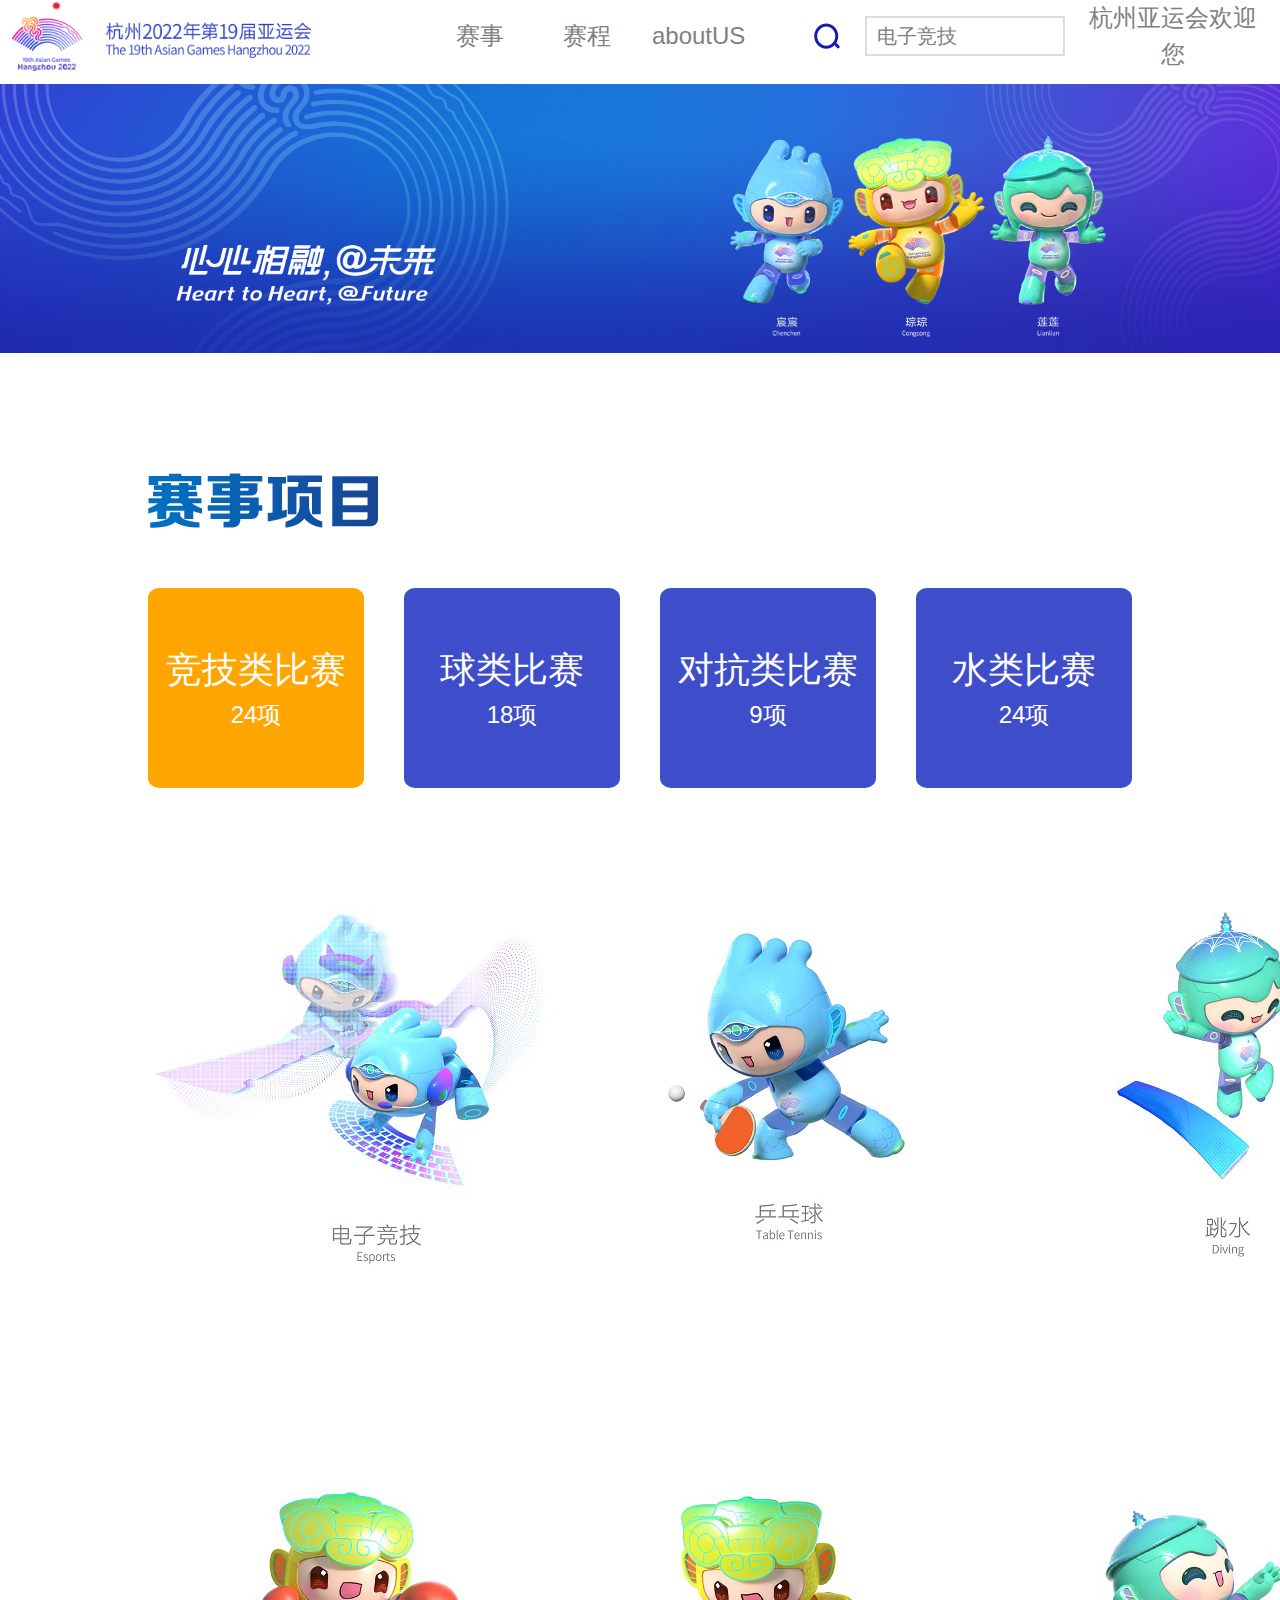
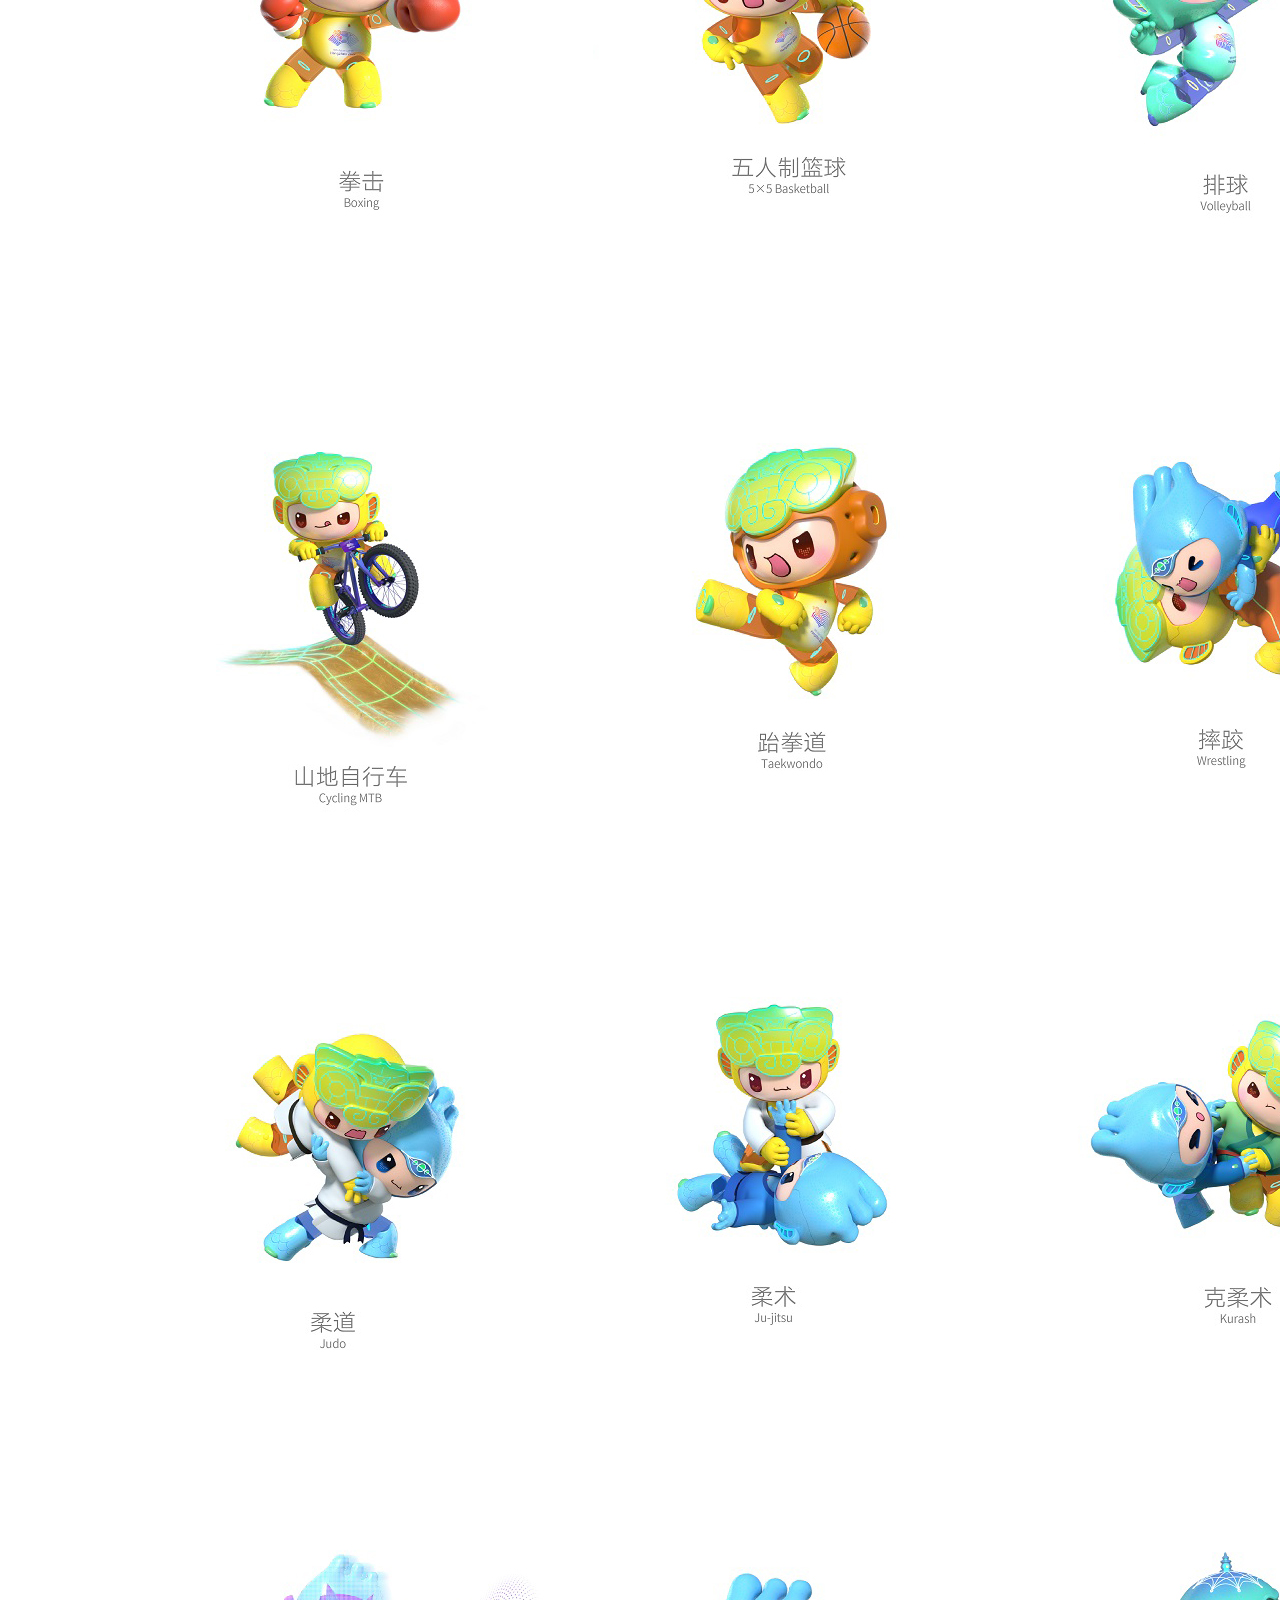
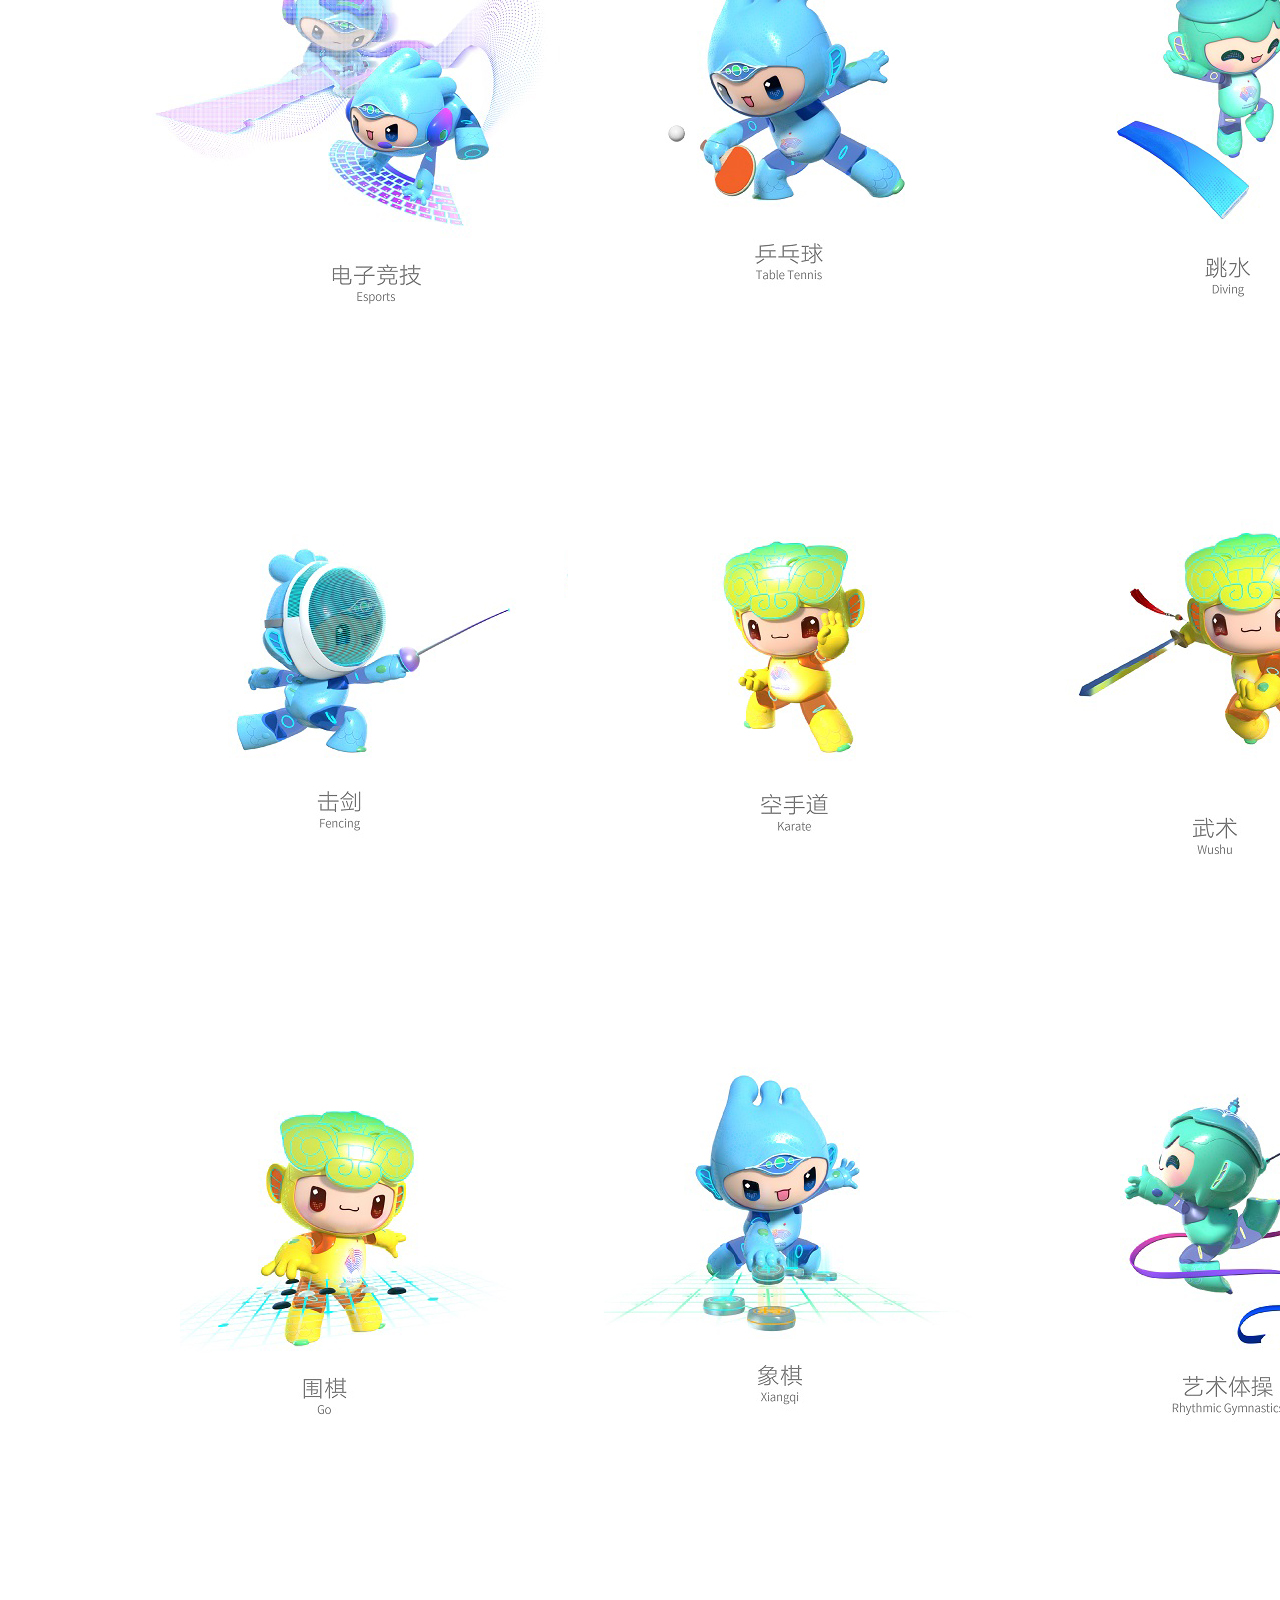
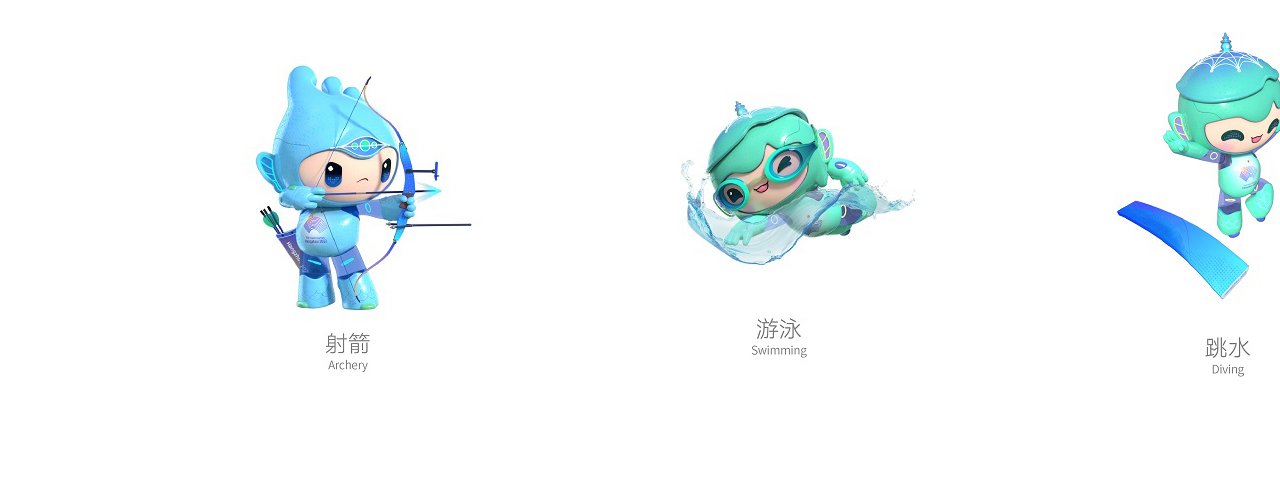
<file: ASIAN GAME/event.html>
<!DOCTYPE html>
<html>
<head>
		<meta charset="utf-8">
		<meta http-equiv="X-UA-Compatible" content="IE=edge,chrome=1">
		<title>杭州亚运会赛事</title>
		<meta name="description" content="">
		<meta name="keywords" content="">

		<meta name="viewport" content="width=device-width, initial-scale=1" />
		<!-- 引入bootstrap -->
		<link href="css/common/bootstrap5.3.min.css"rel="stylesheet"/>
		<link href="css/common/bootstrap5.3.docs.css" rel="stylesheet"/>
		<!-- 引入resetcss -->
		<link rel="stylesheet" href="css/common/Normalize.css">
		<!-- 引入页面css -->
		<link rel="stylesheet" href="css/event.css">

		<!-- 引入jQuery -->
		<script type="text/javascript" src="src/js/common/jquery3.6.min.js"></script>

		<!-- 引入页面js -->
		<script src="src/js/event.js"></script>


		<!-- 引入swiper轮播图 -->
		<!-- <link rel="stylesheet" href="css/common/swiper9.3.min.css" />
		<script src="src/js/common/swiper9.3.min.js"></script>
		<link rel="stylesheet" href="css/common/swiper.css"> -->

	
	
	
	
	

</head>
<body>

	
		

	<!-- 头部菜单栏 -->
	<div class="container-fluid topnav text-center">
		<div class="row align-items-center">

				
				<div class="col-3">
					<a  href="index.html">
						<img src="img/head_logo.png " class="asian_icon" alt="">
					</a>
					
				</div>
				<div class="col-1"></div>

				<div class="col-1">
					<div class="topnav-evenbtn topnav-item">
						<a  href="#c">赛事</a>
					</div>
					
				</div>

				<div class="col-1">
					<div class="topnav-schedulebtn topnav-item">
						<a  href="schedule.html">赛程</a>
					</div>
				</div>
				


				<div class="col-1">
					<div class="topnav-adminbtn topnav-item">
						<a  href="aboutus.html">aboutUS</a>
					</div>
				</div>
				<div class="col-3">
					<div class="row searchbtn ">
						<div class="col-2"></div>
						<div class="col-2">
							<a href="event_game.html">
								<img src="img/btn_search.png" alt="" id="search_btn">
							</a>
						</div>
						<div class="col-3 ">
							<input  type="text" name="evenserch" id="evenserch" value="电子竞技" placeholder="请输入项目名称">
						</div>
						<div class="col-5"></div>
						
					</div>
				</div>
				<div class="col-2">
					<div class="aboutUS topnav-item">
						<a id="admin">杭州亚运会欢迎您</a>
					</div>
				</div>	
		</div>
	</div>

	<!-- banner -->
	<div class="banner">
		<img src="img/event_img/banner1.jpg" alt="" class="banner1_img">
	</div>

	<!-- 赛事主要区域 -->
	<main class="main main_event" >
		<div class="event_tle">
			<img src="img/event_img/event_title.png" alt="" >
		</div>

		<div class="eventclass">
			<div class="event-top-item" id="event_bnt1">
				<p>竞技类比赛</p>
				<p>24项</p>
			</div>
			<div class="event-top-item" id="event_bnt2">
				<p>球类比赛</p>
				<p>18项</p>
			</div>
			<div class="event-top-item" id="event_bnt3">
				<p>对抗类比赛</p>
				<p>9项</p>
			</div>
			<div class="event-top-item" id="event_bnt4">
				<p>水类比赛</p>
				<p>24项</p>
			</div>
		</div>

		<!-- 赛事入口方块 -->
		<!-- 竞技类模块 -->
		<div class="event_cont" id="game">
			<div class="eventbox">
				<li class="item">
					<a href="event_game.html">
						<img src="img/event_img/event4.jpg" alt="">
					</a>
				</li>

				<li class="item">
					<a href="event_ping.html">
						<img src="img/event_img/event9.jpg" alt="">
					</a>
				</li>
				
				<li class="item">
					<a href="event_jump-water.html">
						<img src="img/event_img/event30.jpg" alt="">
					</a>
				</li>
			</div>

			<div class="eventbox">
				<li class="item">
					<a href="event_game.html">
						<img src="img/event_img/event1.jpg" alt="">
					</a>
				</li>

				<li class="item">
					<a href="event_game.html">
						<img src="img/event_img/event2.jpg" alt="">
					</a>
				</li>
				
				<li class="item">
					<a href="event_game.html">
						<img src="img/event_img/event3.jpg" alt="">
					</a>
				</li>
			</div>
		</div>

		<!-- 球类模块 -->
		<div  class="event_cont" id="ball">

			<div class="eventbox">
				<li class="item">
					<a href="event_game.html">
						<img src="img/event_img/event15.jpg" alt="">
					</a>
				</li>

				<li class="item">
					<a href="event_game.html">
						<img src="img/event_img/event16.jpg" alt="">
					</a>
				</li>
				
				<li class="item">
					<a href="event_game.html">
						<img src="img/event_img/event17.jpg" alt="">
					</a>
				</li>
			</div>

			<div class="eventbox">

				<li class="item">
					<a href="event_game.html">
						<img src="img/event_img/event18.jpg" alt="">
					</a>
				</li>

				<li class="item">
					<a href="event_game.html">
						<img src="img/event_img/event19.jpg" alt="">
					</a>
				</li>
				
				<li class="item">
					<a href="event_game.html">
						<img src="img/event_img/event20.jpg" alt="">
					</a>
				</li>
			</div>
			
		</div>

		<!-- 对抗类模块 -->
		<div  class="event_cont" id="conflict">

			<div class="eventbox">
				<li class="item">
					<a href="event_game.html">
						<img src="img/event_img/event4.jpg" alt="">
					</a>
				</li>

				<li class="item">
					<a href="event_ping.html">
						<img src="img/event_img/event9.jpg" alt="">
					</a>
				</li>
				
				<li class="item">
					<a href="event_jump-water.html">
						<img src="img/event_img/event30.jpg" alt="">
					</a>
				</li>
			</div>

			<div class="eventbox">
				<li class="item">
					<a href="event_game.html">
						<img src="img/event_img/event21.jpg" alt="">
					</a>
				</li>

				<li class="item">
					<a href="event_game.html">
						<img src="img/event_img/event22.jpg" alt="">
					</a>
				</li>
				
				<li class="item">
					<a href="event_game.html">
						<img src="img/event_img/event23.jpg" alt="">
					</a>
				</li>
			</div>
			
		</div>

		<!-- 水类模块 -->
		<div  class="event_cont" id="water">

			<div class="eventbox">
				<li class="item">
					<a href="event_game.html">
						<img src="img/event_img/event24.jpg" alt="">
					</a>
				</li>

				<li class="item">
					<a href="event_game.html">
						<img src="img/event_img/event25.jpg" alt="">
					</a>
				</li>
				
				<li class="item">
					<a href="event_game.html">
						<img src="img/event_img/event26.jpg" alt="">
					</a>
				</li>
			</div>

			<div class="eventbox">

		
				<li class="item">
					<a href="event_game.html">
						<img src="img/event_img/event27.jpg" alt="">
					</a>
				</li>

				<li class="item">
					<a href="event_game.html">
						<img src="img/event_img/event28.jpg" alt="">
					</a>
				</li>
				
				<li class="item">
					<a href="event_game.html">
						<img src="img/event_img/event30.jpg" alt="">
					</a>
				</li>
			</div>
			
		</div>

		



	</main>





		
</body>
</html>
</file>
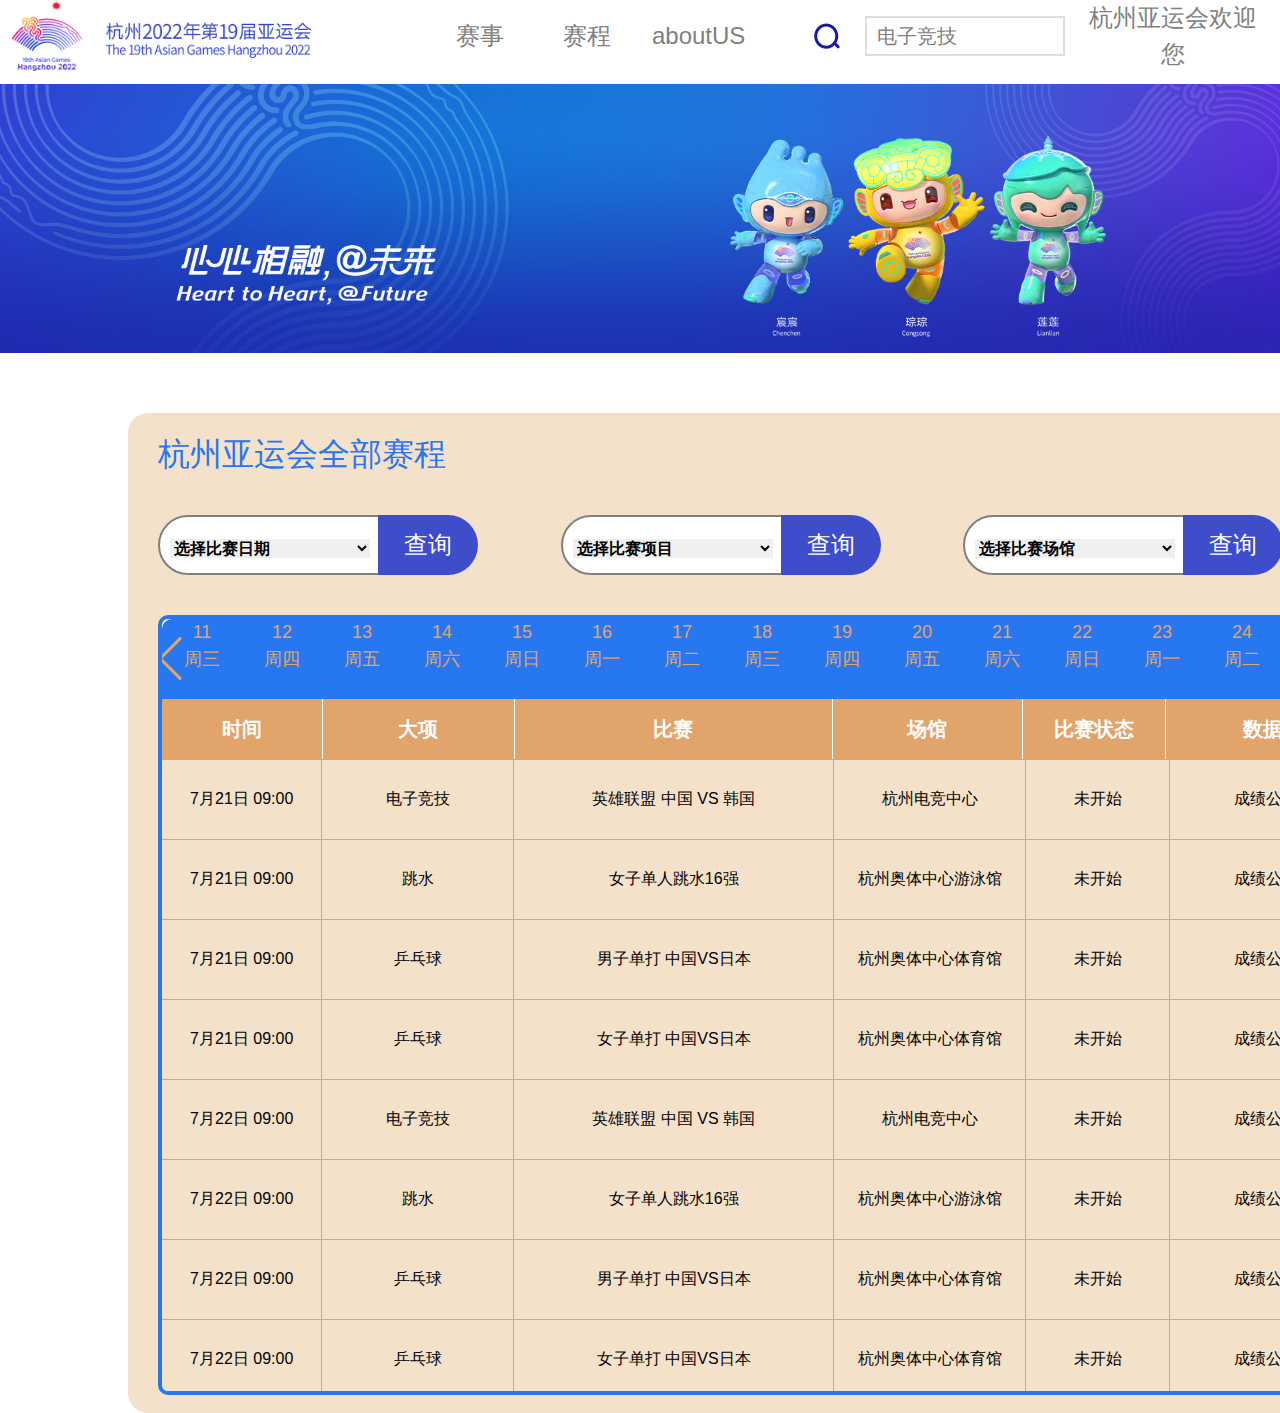
<file: ASIAN GAME/schedule.html>
<!DOCTYPE html>
<html>
<head>
		<meta charset="utf-8">
		<meta http-equiv="X-UA-Compatible" content="IE=edge,chrome=1">
		<title>杭州亚运会赛程</title>
		<meta name="description" content="">
		<meta name="keywords" content="">

		<meta name="viewport" content="width=device-width, initial-scale=1" />
		<!-- 引入bootstrap -->
		<link href="css/common/bootstrap5.3.min.css"rel="stylesheet"/>
		<link href="css/common/bootstrap5.3.docs.css" rel="stylesheet"/>
		<!-- 引入resetcss -->
		<link rel="stylesheet" href="css/common/Normalize.css">
		<!-- 引入页面css -->
		<link rel="stylesheet" href="css/schedule.css">

		<!-- 引入jQuery -->
		<script type="text/javascript" src="src/js/common/jquery3.6.min.js"></script>

		<!-- 引入页面js -->
		<script src="src/js/schedule.js"></script>


		<!-- 引入swiper轮播图 -->
		<link rel="stylesheet" href="css/common/swiper9.3.min.css" />
		<script src="src/js/common/swiper9.3.min.js"></script>
		<link rel="stylesheet" href="css/common/swiper.css">

		<!-- 引入jQuery排序插件 -->
		<script src="https://cdn.datatables.net/1.10.19/js/jquery.dataTables.min.js"></script>
		<link rel="stylesheet" href="https://cdn.datatables.net/1.10.19/css/jquery.dataTables.min.css">

</head>
<body>

	


	<!-- 头部菜单栏 -->
	<div class="container-fluid topnav text-center">
		<div class="row align-items-center">

				
				<div class="col-3">
					<a  href="index.html">
						<img src="img/head_logo.png " class="asian_icon" alt="">
					</a>
					
				</div>
				<div class="col-1"></div>

				<div class="col-1">
					<div class="topnav-evenbtn topnav-item">
						<a  href="event.html">赛事</a>
					</div>
					
				</div>

				<div class="col-1">
					<div class="topnav-schedulebtn topnav-item">
						<a  href="#f">赛程</a>
					</div>
				</div>
				


				<div class="col-1">
					<div class="topnav-adminbtn topnav-item">
						<a  href="aboutus.html">aboutUS</a>
					</div>
				</div>
				<div class="col-3">
					<div class="row searchbtn ">
						<div class="col-2"></div>
						<div class="col-2">
							<img src="img/btn_search.png" alt="" id="search_btn">
						</div>
						<div class="col-3 ">
							<input  type="text" name="evenserch" id="evenserch" value="电子竞技" placeholder="请输入项目名称">
						</div>
						<div class="col-5"></div>
						
					</div>
				</div>
				<div class="col-2">
					<div class="aboutUS topnav-item">
						<a id="admin">杭州亚运会欢迎您</a>
					</div>
				</div>	
		</div>
	</div>

	<!-- banner -->
	<div class="banner">
		<img src="img/event_img/banner1.jpg" alt="" class="banner1_img">
	</div>



	<!-- 全部赛程表 -->
	<main class="main " >
			<div class="event_schedule_and_medal">
			<div class="event_schedule">
			
				<h1>杭州亚运会全部赛程</h1>
				
				<!-- 三种筛选方式 -->
				<div class="schedule_serch">
					
					<div class="range_time">
						<div class="serch_circle" >
							<select name id="selectbox" class="select_time">
							<option value>选择比赛日期</option>
							<option value="20230721">7月21日</option>
							<option value="20230722">7月22日</option>
							<option value="20230723">7月23日</option>
						</select>
						<li class="serch_btn" id="range_time">
							<p>查询</p>
						</li>
							
						</div>
					</div>

					<div class="range_event ">
						<div class="serch_circle">
								<select name id="selectbox" class="select_event">
								<option value>选择比赛项目</option>
								<option value="电子竞技">电子竞技</option>								
								<option value="乒乓球">乒乓球</option>								
								<option value="跳水">跳水</option>
							</select>
							<li class="serch_btn" id="range_event">
								<p>查询</p>
							</li>
							
						</div>	
					</div>

				

					<div class="range_temp ">
						<div class="serch_circle">
							<select name id="selectbox" class="select_sportshall">
								<option value>选择比赛场馆</option>
								<option value="中国杭州电竞中心">中国杭州电竞中心</option>
								<option value="杭州奥体中心体育馆">杭州奥体中心体育馆</option>						
								<option value="杭州奥体中心游泳馆">杭州奥体中心游泳馆</option>

							</select>
							<li class="serch_btn" id="range_temp">
								<p>查询</p>
							</li>
							
						</div>
					</div>
				</div>


				<div class="event_schedule_table">
					<!-- 时间 -->
					<div class="swiper-event-box">
						<div class="swiper-container" id="swiper-event-top">
						<div class="swiper-wrapper">
							<div class="swiper-slide">
								<div class="datelist2 date">
									<li id="date2" class="datebtn">11
										<br>
										周三
									</li>
									<li id="date2" class="datebtn">12
										<br>
										周四
									</li>
									<li id="date2" class="datebtn">13
										<br>
										周五
									</li>
									<li id="date2" class="datebtn">14
										<br>
										周六
									</li>
									<li id="date2" class="datebtn">15
										<br>
										周日
									</li>
									<li id="date2" class="datebtn">16
										<br>
										周一
									</li>
									<li id="date2" class="datebtn">17
										<br>
										周二
									</li>
									<li id="date2" class="datebtn">18
										<br>
										周三
									</li >
									<li id="date2" class="datebtn">19
										<br>
										周四
									</li>
									<li id="date2" class="datebtn">20
										<br>
										周五
									</li>
									<li id="date2" class="datebtn">21
										<br>
										周六
									</li>
									<li id="date2" class="datebtn">22
										<br>
										周日
									</li>
									<li id="date2" class="datebtn">23
										<br>
										周一
									</li>
									<li id="date2" class="datebtn">24
										<br>
										周二
									</li>
									<li id="date2" class="datebtn">25
										<br>
										周三
									</li>						
								</div>	
							</div>
							
							<div class="swiper-slide">
								<div class="datelist1 date">
									<li id="date1" class="datebtn">26
										<br>
										周三
									</li>
									<li id="date1" class="datebtn">27
										<br>
										周四
									</li>
									<li id="date1" class="datebtn">28
										<br>
										周五
									</li>
									<li id="date1" class="datebtn">29
										<br>
										周六
									</li>
									<li id="date1" class="datebtn">30
										<br>
										周日
									</li>
									<li id="date1" class="datebtn">30
										<br>
										周一
									</li>
									<li id="date1" class="datebtn">1
										<br>
										周二
									</li>
									<li id="date1" class="datebtn">2
										<br>
										周三
									</li >
									<li id="date1" class="datebtn">3
										<br>
										周四
									</li>
									<li id="date1" class="datebtn">4
										<br>
										周五
									</li>
									<li id="date1" class="datebtn">5
										<br>
										周六
									</li>
									<li id="date1" class="datebtn">6
										<br>
										周日
									</li>
									<li id="date1" class="datebtn">7
										<br>
										周一
									</li>
									<li id="date1" class="datebtn">8
										<br>
										周二
									</li>
									<li id="date1" class="datebtn">9
										<br>
										周三
									</li>						
								</div>	
							</div>

						</div>
						
						<div class="swiper-button-prev" id="swiper-event-prev"></div>
						<div class="swiper-button-next" id="swiper-event-next"></div>
	
						</div>
					</div>	
			
					<div class="day" id="day">
						<!-- 表头 -->
						<table cellspacing="0" cellpadding="0" width="100%">
							<thead>
								<tr>
									<th width="100">时间</th>
									<th width="119">大项</th>
									<th width="198">比赛</th>
									<th width="118">场馆</th>
									<th width="89">比赛状态</th>
									<th width="122">数据</th>	
								</tr>
							</thead>
						</table>

						<!-- 项目赛程 -->
						<div class="scrollbar_schedule">
							<table cellspacing="0" cellpadding="0" width="100%" id="table-time">
								<tbody id="event_list">
									<tr>
										<td width="100">7月21日 09:00</td>
										<td width="120">电子竞技</td>
										<td width="200">英雄联盟 中国 VS 韩国</td>
										<td width="120">杭州电竞中心</td>
										<td width="90">未开始</td>
										<td width="120">
											<a target="_blank" href="#">成绩公报</a>
										</td>
									</tr>
									<tr>
										<td width="100">7月21日 09:00</td>
										<td width="120">跳水</td>
										<td width="200">女子单人跳水16强</td>
										<td width="120">杭州奥体中心游泳馆</td>
										<td width="90">未开始</td>
										<td width="120">
											<a target="_blank" href="#">成绩公报</a>
										</td>
									</tr>
									<tr>
										<td width="100">7月21日 09:00</td>
										<td width="120">乒乓球</td>
										<td width="200">男子单打 中国VS日本</td>
										<td width="120">杭州奥体中心体育馆</td>
										<td width="90">未开始</td>
										<td width="120">
											<a target="_blank" href="#">成绩公报</a>
										</td>
									</tr>
									<tr>
										<td width="100">7月21日 09:00</td>
										<td width="120">乒乓球</td>
										<td width="200">女子单打 中国VS日本</td>
										<td width="120">杭州奥体中心体育馆</td>
										<td width="90">未开始</td>
										<td width="120">
											<a target="_blank" href="#">成绩公报</a>
										</td>
									</tr>

									<tr>
										<td width="100">7月22日 09:00</td>
										<td width="120">电子竞技</td>
										<td width="200">英雄联盟 中国 VS 韩国</td>
										<td width="120">杭州电竞中心</td>
										<td width="90">未开始</td>
										<td width="120">
											<a target="_blank" href="#">成绩公报</a>
										</td>
									</tr>
									<tr>
										<td width="100">7月22日 09:00</td>
										<td width="120">跳水</td>
										<td width="200">女子单人跳水16强</td>
										<td width="120">杭州奥体中心游泳馆</td>
										<td width="90">未开始</td>
										<td width="120">
											<a target="_blank" href="#">成绩公报</a>
										</td>
									</tr>
									<tr>
										<td width="100">7月22日 09:00</td>
										<td width="120">乒乓球</td>
										<td width="200">男子单打 中国VS日本</td>
										<td width="120">杭州奥体中心体育馆</td>
										<td width="90">未开始</td>
										<td width="120">
											<a target="_blank" href="#">成绩公报</a>
										</td>
									</tr>
									<tr>
										<td width="100">7月22日 09:00</td>
										<td width="120">乒乓球</td>
										<td width="200">女子单打 中国VS日本</td>
										<td width="120">杭州奥体中心体育馆</td>
										<td width="90">未开始</td>
										<td width="120">
											<a target="_blank" href="#">成绩公报</a>
										</td>
									</tr>

									<tr>
										<td width="100">7月23日 09:00</td>
										<td width="120">电子竞技</td>
										<td width="200">英雄联盟 中国 VS 韩国</td>
										<td width="120">杭州电竞中心</td>
										<td width="90">未开始</td>
										<td width="120">
											<a target="_blank" href="#">成绩公报</a>
										</td>
									</tr>
									<tr>
										<td width="100">7月23日 09:00</td>
										<td width="120">跳水</td>
										<td width="200">女子单人跳水16强</td>
										<td width="120">杭州奥体中心游泳馆</td>
										<td width="90">未开始</td>
										<td width="120">
											<a target="_blank" href="#">成绩公报</a>
										</td>
									</tr>
									<tr>
										<td width="100">7月23日 09:00</td>
										<td width="120">乒乓球</td>
										<td width="200">男子单打 中国VS日本</td>
										<td width="120">杭州奥体中心体育馆</td>
										<td width="90">未开始</td>
										<td width="120">
											<a target="_blank" href="#">成绩公报</a>
										</td>
									</tr>
									<tr>
										<td width="100">7月23日 09:00</td>
										<td width="120">乒乓球</td>
										<td width="200">女子单打 中国VS日本</td>
										<td width="120">杭州奥体中心体育馆</td>
										<td width="90">未开始</td>
										<td width="120">
											<a target="_blank" href="#">成绩公报</a>
										</td>
									</tr>
									
									
								</tbody>								
							</table>
						</div>
					</div>



				</div>
			</div>
		</div>		
	</main>


	




		
</body>
</html>
</file>
<file: ASIAN GAME/css/event.css>
@charset "UTF-8";
/**
 * 
 * @authors Your Name (you@example.org)
 * @date    2023-05-11 15:38:54
 * @version $Id$
 */

body {
  font-family: "Roboto", sans-serif;
  font-size: 16px;
  color: black;
}

a:link {
	color: black;
}

a:visited {
	color: #purple;
}

a:hover {
	color: #3E4ECA;
}

a:active {
	color: #purple;
}



.main {
	margin: 0 auto;
	width: 80%;
}


.topnav {
	position: fixed;
	z-index: 100;
	width: 100%;
	height: 84px;
	font-size: 24px;
	background-color: white;
	transition: top 0.3s ease-in-out;
}

.asian_icon {
	height: 70px;
	padding: 0;
}

.topnav-item {
	color: grey;
	transition: border-radius 2s,
	background-color 1s;
	cursor: pointer;
	
}

.topnav-item:hover {
	color: white;
	border-radius: 20px;
	background-color: #3E4ECA;
}

.topnav-item a {
	color: grey ;
}

.topnav-item a:hover {
	color: white ;
}

.topnav input[type="text"] {
  border: 2px solid #ddd;
  color:grey;
  height: 40px;
  width: 200px;
  padding: 10px;
  font-size: 20px;
  cursor: pointer;
}


.banner1_img {
	margin-top: 20px;
	width: 100%;
}

.main_event {
	margin-top: 120px;
}

.eventclass {
	display: flex;
	justify-content: space-between;

}

.event_tle {
	margin-left: 20px;
	margin-bottom: 40px;
}


.event-top-item {
	display: flex;
	flex-direction: column;
	justify-content: center;
	align-items: center;
	margin: 20px 20px;
	height: 200px;
	flex: 1;
	color: white;
	font-size: 24px;
	background-color: #3E4ECA;
	border-radius: 5%;
	cursor: pointer;
}

.event-top-item p:first-child {
	font-size: 36px;
}

.event-top-item:hover {
	background-color: orange;
}

.event-top-item-active {
    background-color: orange;
}

.eventbox {
	display: flex;
	justify-content: space-between;	
}

.item  {
	flex: 1;
}
</file>
<file: ASIAN GAME/css/schedule.css>
@charset "UTF-8";

/**
 * 
 * @authors Your Name (you@example.org)
 * @date    2023-05-11 15:38:54
 * @version $Id$
 */
body {
	font-family: "Roboto", sans-serif;
	font-size: 16px;
	color: black;
}

a:link {
	color: black;
}

a:visited {
	color: #purple;
}

a:hover {
	color: #3E4ECA;
}

a:active {
	color: #purple;
}

/*管理员登录*/
.modal {
	display: none;
	<!-- 隐藏模态框 -->
	position: fixed;
	<!-- 相对于浏览器窗口进行定位 -->
	z-index: 1000;
	<!-- 比其他元素的层级要高 -->
	width: 100%;
	overflow: hidden;
}

.modal-content {
	position: relative;
	margin: 0 auto;
	width: 600px;
	height: 800px;
	color: #888;
	opacity: 0.8;
	border-radius: 5px;
	color: white;
}

.top {
	position: absolute;
	display: flex;
	top: -4px;
	align-items: center;
	justify-content: space-between;
	font-size: 28px;
	width: 100%;
	color: white;
}

.top .close {
	color: #888;
	font-size: 48px;
	font-weight: bold;
	cursor: pointer;
	color: white;
}

.close:hover, .close:focus {
	color: #000;
	text-decoration: none;
	cursor: pointer;
}

#bg_img {
	width: 600px;
	height: 800px;
	border-radius: 5px;
}

.user_tle {
	position: absolute;
	top: 20%;
	left: 15%;
	font-size: 32px;
}

.username {
	position: absolute;
	margin: 10px 0;
	padding: 0 20px;
	top: 25%;
	left: 15%;
	height: 50px;
	width: 420px;
	color: black;
	font-size: 32px;
	border-radius: 10px;
}

.pwd_tle {
	position: absolute;
	top: 35%;
	left: 15%;
	font-size: 32px;
}

.userpwd {
	position: absolute;
	margin: 10px 0;
	padding: 0 20px;
	top: 40%;
	left: 15%;
	height: 50px;
	color: black;
	font-size: 32px;
	width: 420px;
	border-radius: 10px;
}

.loginbtn {
	position: absolute;
	top: 55%;
	left: 15%;
	height: 80px;
	line-height: 80px;
	text-align: center;
	font-size: 48px;
	width: 420px;
	border-radius: 10px;
	background-color: #3E4ECA;
}

.loginbtn a {
	color: white;
}

.main {
	margin: 0 auto;
	width: 80%;
}

.topnav {
	position: fixed;
	z-index: 100;
	width: 100%;
	height: 84px;
	font-size: 24px;
	background-color: white;
	transition: top 0.3s ease-in-out;
}

.asian_icon {
	height: 70px;
	padding: 0;
}

.topnav-item {
	color: grey;
	transition: border-radius 2s, background-color 1s;
	cursor: pointer;
}

.topnav-item:hover {
	color: white;
	border-radius: 20px;
	background-color: #3E4ECA;
}

.topnav-item a {
	color: grey;
}

.topnav-item a:hover {
	color: white;
}

.topnav input[type="text"] {
	border: 2px solid #ddd;
	color: grey;
	height: 40px;
	width: 200px;
	padding: 10px;
	font-size: 20px;
	cursor: pointer;
}

.banner1_img {
	margin-top: 20px;
	width: 100%;
}

/*赛程表*/
.scrollbar_schedule {
	background-color: #F4E1CA;
}

/*搜索部分*/
.schedule_serch {
	display: flex;
	height: 100px;
}

.serch_circle {
	border: 2px solid grey;
	border-radius: 30px;
	margin: 20px 0;
	padding: 0 0 0 10px;
	width: 300px;
	height: 60px;
	line-height: 60px;
	font-size: 20px;
	color: black;
	background-color: white;
}

.serch_btn {
	position: absolute;
	height: 60px;
	width: 100px;
	left: 220px;
	top: 20px;
	text-align: center;
	line-height: 60px;
	font-size: 24px;
	color: white;
	border-radius: 0 30px 30px 0;
	background-color: #3E4ECA;
}

.serch_btn a {
	color: white;
}

.range_time {
	flex: 1;
	position: relative;
	cursor: pointer;
}

#selectbox {
	font-size: 16px;
	font-weight: bold;
	width: 200px;
	border: none;
	outline: none;
}

option {
	padding: 5px;
	font-size: 16px;
	background-color: #fff;
	color: #000;
}

.range_event {
	flex: 1;
	position: relative;
	cursor: pointer;
}

.range_temp {
	flex: 1;
	position: relative;
	cursor: pointer;
}

.event_schedule_and_medal {
	display: flex;
	margin-top: 60px;
	height: 1000px;
}

.event_schedule {
	flex: 2;
	padding: 0 30px;
	border-radius: 20px;
	background-color: #F4E1CA;
}

.event_schedule h1 {
	color: #2677F0;
}

.event_schedule_table {
	margin-top: 20px;
	height: 780px;
	overflow: hidden;
	border-radius: 10px;
	border: 4px solid #2677F0;
	background-color: white;
}

/*swiper播放日期*/
.swiper-event-box {
	width: 1200px;
	overflow: hidden;
}

#swiper-event-top {
	position: relative;
}

#swiper-event-prev {
	position: absolute;
	left: -5px;
	top: 40px;
	color: #E1A46B;
}

#swiper-event-next {
	position: absolute;
	left: 1170px;
	top: 40px;
	color: #E1A46B;
}

/*赛程表日期*/
.date {
	display: flex;
	color: #E1A46B;
	height: 80px;
	background-color: #2677F0;
	border-radius: 10px 10px 0 0;
}

.date li {
	font-size: 18px;
	text-align: center;
	flex: 1;
	cursor: pointer;
}

.date li:hover {
	color: white;
}

/*赛程表表头*/
thead {
	text-align: center;
	height: 60px;
	color: white;
	font-size: 20px;
	background-color: #E1A46B;
}

thead th {
	border-right: 1px solid white;
}

#event_list tr {
	height: 80px;
	text-align: center;
	background-color: #F4E1CA;
}

#event_list tr td {
	border-right: 1px solid #E1A46B;
	border-top: 1px solid #E1A46B;
}

#event_list tr:last-child td {
	border-right: 1px solid #E1A46B;
	border-top: 1px solid #E1A46B;
	border-bottom: 1px solid #E1A46B;
}

.scrollbar_schedule {
	height: 712px;
	overflow-y: scroll;
	overflow-x: hidden;
}

/*滚动条样式*/
::-webkit-scrollbar {
	background-color: #F3E1C9;
	width: 4px;
}

::-webkit-scrollbar-thumb {
	background-color: #2677F0;
	border-radius: 10px;
}
</file>
<file: ASIAN GAME/css/common/swiper9.3.min.css>
/**
 * Swiper 9.3.1
 * Most modern mobile touch slider and framework with hardware accelerated transitions
 * https://swiperjs.com
 *
 * Copyright 2014-2023 Vladimir Kharlampidi
 *
 * Released under the MIT License
 *
 * Released on: May 10, 2023
 */
@font-face {
    font-family: swiper-icons;
    src: url('data:application/font-woff;charset=utf-8;base64, [base64]//wADZ2x5ZgAAAywAAADMAAAD2MHtryVoZWFkAAABbAAAADAAAAA2E2+eoWhoZWEAAAGcAAAAHwAAACQC9gDzaG10eAAAAigAAAAZAAAArgJkABFsb2NhAAAC0AAAAFoAAABaFQAUGG1heHAAAAG8AAAAHwAAACAAcABAbmFtZQAAA/gAAAE5AAACXvFdBwlwb3N0AAAFNAAAAGIAAACE5s74hXjaY2BkYGAAYpf5Hu/j+W2+MnAzMYDAzaX6QjD6/4//Bxj5GA8AuRwMYGkAPywL13jaY2BkYGA88P8Agx4j+/8fQDYfA1AEBWgDAIB2BOoAeNpjYGRgYNBh4GdgYgABEMnIABJzYNADCQAACWgAsQB42mNgYfzCOIGBlYGB0YcxjYGBwR1Kf2WQZGhhYGBiYGVmgAFGBiQQkOaawtDAoMBQxXjg/wEGPcYDDA4wNUA2CCgwsAAAO4EL6gAAeNpj2M0gyAACqxgGNWBkZ2D4/wMA+xkDdgAAAHjaY2BgYGaAYBkGRgYQiAHyGMF8FgYHIM3DwMHABGQrMOgyWDLEM1T9/w8UBfEMgLzE////P/5//f/V/xv+r4eaAAeMbAxwIUYmIMHEgKYAYjUcsDAwsLKxc3BycfPw8jEQA/[base64]/uznmfPFBNODM2K7MTQ45YEAZqGP81AmGGcF3iPqOop0r1SPTaTbVkfUe4HXj97wYE+yNwWYxwWu4v1ugWHgo3S1XdZEVqWM7ET0cfnLGxWfkgR42o2PvWrDMBSFj/IHLaF0zKjRgdiVMwScNRAoWUoH78Y2icB/yIY09An6AH2Bdu/UB+yxopYshQiEvnvu0dURgDt8QeC8PDw7Fpji3fEA4z/PEJ6YOB5hKh4dj3EvXhxPqH/SKUY3rJ7srZ4FZnh1PMAtPhwP6fl2PMJMPDgeQ4rY8YT6Gzao0eAEA409DuggmTnFnOcSCiEiLMgxCiTI6Cq5DZUd3Qmp10vO0LaLTd2cjN4fOumlc7lUYbSQcZFkutRG7g6JKZKy0RmdLY680CDnEJ+UMkpFFe1RN7nxdVpXrC4aTtnaurOnYercZg2YVmLN/d/gczfEimrE/fs/bOuq29Zmn8tloORaXgZgGa78yO9/cnXm2BpaGvq25Dv9S4E9+5SIc9PqupJKhYFSSl47+Qcr1mYNAAAAeNptw0cKwkAAAMDZJA8Q7OUJvkLsPfZ6zFVERPy8qHh2YER+3i/BP83vIBLLySsoKimrqKqpa2hp6+jq6RsYGhmbmJqZSy0sraxtbO3sHRydnEMU4uR6yx7JJXveP7WrDycAAAAAAAH//wACeNpjYGRgYOABYhkgZgJCZgZNBkYGLQZtIJsFLMYAAAw3ALgAeNolizEKgDAQBCchRbC2sFER0YD6qVQiBCv/H9ezGI6Z5XBAw8CBK/m5iQQVauVbXLnOrMZv2oLdKFa8Pjuru2hJzGabmOSLzNMzvutpB3N42mNgZGBg4GKQYzBhYMxJLMlj4GBgAYow/P/PAJJhLM6sSoWKfWCAAwDAjgbRAAB42mNgYGBkAIIbCZo5IPrmUn0hGA0AO8EFTQAA');
    font-weight: 400;
    font-style: normal
}

:root {
    --swiper-theme-color: #007aff
}

.swiper, swiper-container {
    margin-left: auto;
    margin-right: auto;
    position: relative;
    overflow: hidden;
    list-style: none;
    padding: 0;
    z-index: 1;
    display: block
}

.swiper-vertical>.swiper-wrapper {
    flex-direction: column
}

.swiper-wrapper {
    position: relative;
    width: 100%;
    height: 100%;
    z-index: 1;
    display: flex;
    transition-property: transform;
    transition-timing-function: var(--swiper-wrapper-transition-timing-function, initial);
    box-sizing: content-box
}

.swiper-android .swiper-slide, .swiper-wrapper {
    transform: translate3d(0px, 0, 0)
}

.swiper-horizontal {
    touch-action: pan-y
}

.swiper-vertical {
    touch-action: pan-x
}

.swiper-slide, swiper-slide {
    flex-shrink: 0;
    width: 100%;
    height: 100%;
    position: relative;
    transition-property: transform;
    display: block
}

.swiper-slide-invisible-blank {
    visibility: hidden
}

.swiper-autoheight, .swiper-autoheight .swiper-slide {
    height: auto
}

.swiper-autoheight .swiper-wrapper {
    align-items: flex-start;
    transition-property: transform, height
}

.swiper-backface-hidden .swiper-slide {
    transform: translateZ(0);
    -webkit-backface-visibility: hidden;
    backface-visibility: hidden
}

.swiper-3d.swiper-css-mode .swiper-wrapper {
    perspective: 1200px
}

.swiper-3d .swiper-wrapper {
    transform-style: preserve-3d
}

.swiper-3d {
    perspective: 1200px
}

.swiper-3d .swiper-cube-shadow, .swiper-3d .swiper-slide, .swiper-3d .swiper-slide-shadow, .swiper-3d .swiper-slide-shadow-bottom, .swiper-3d .swiper-slide-shadow-left, .swiper-3d .swiper-slide-shadow-right, .swiper-3d .swiper-slide-shadow-top {
    transform-style: preserve-3d
}

.swiper-3d .swiper-slide-shadow, .swiper-3d .swiper-slide-shadow-bottom, .swiper-3d .swiper-slide-shadow-left, .swiper-3d .swiper-slide-shadow-right, .swiper-3d .swiper-slide-shadow-top {
    position: absolute;
    left: 0;
    top: 0;
    width: 100%;
    height: 100%;
    pointer-events: none;
    z-index: 10
}

.swiper-3d .swiper-slide-shadow {
    background: rgba(0, 0, 0, .15)
}

.swiper-3d .swiper-slide-shadow-left {
    background-image: linear-gradient(to left, rgba(0, 0, 0, .5), rgba(0, 0, 0, 0))
}

.swiper-3d .swiper-slide-shadow-right {
    background-image: linear-gradient(to right, rgba(0, 0, 0, .5), rgba(0, 0, 0, 0))
}

.swiper-3d .swiper-slide-shadow-top {
    background-image: linear-gradient(to top, rgba(0, 0, 0, .5), rgba(0, 0, 0, 0))
}

.swiper-3d .swiper-slide-shadow-bottom {
    background-image: linear-gradient(to bottom, rgba(0, 0, 0, .5), rgba(0, 0, 0, 0))
}

.swiper-css-mode>.swiper-wrapper {
    overflow: auto;
    scrollbar-width: none;
    -ms-overflow-style: none
}

.swiper-css-mode>.swiper-wrapper::-webkit-scrollbar {
    display: none
}

.swiper-css-mode>.swiper-wrapper>.swiper-slide {
    scroll-snap-align: start start
}

.swiper-horizontal.swiper-css-mode>.swiper-wrapper {
    scroll-snap-type: x mandatory
}

.swiper-vertical.swiper-css-mode>.swiper-wrapper {
    scroll-snap-type: y mandatory
}

.swiper-centered>.swiper-wrapper::before {
    content: '';
    flex-shrink: 0;
    order: 9999
}

.swiper-centered>.swiper-wrapper>.swiper-slide {
    scroll-snap-align: center center;
    scroll-snap-stop: always
}

.swiper-centered.swiper-horizontal>.swiper-wrapper>.swiper-slide:first-child {
    margin-inline-start: var(--swiper-centered-offset-before)
}

.swiper-centered.swiper-horizontal>.swiper-wrapper::before {
    height: 100%;
    min-height: 1px;
    width: var(--swiper-centered-offset-after)
}

.swiper-centered.swiper-vertical>.swiper-wrapper>.swiper-slide:first-child {
    margin-block-start: var(--swiper-centered-offset-before)
}

.swiper-centered.swiper-vertical>.swiper-wrapper::before {
    width: 100%;
    min-width: 1px;
    height: var(--swiper-centered-offset-after)
}

.swiper-lazy-preloader {
    width: 42px;
    height: 42px;
    position: absolute;
    left: 50%;
    top: 50%;
    margin-left: -21px;
    margin-top: -21px;
    z-index: 10;
    transform-origin: 50%;
    box-sizing: border-box;
    border: 4px solid var(--swiper-preloader-color, var(--swiper-theme-color));
    border-radius: 50%;
    border-top-color: transparent
}

.swiper-watch-progress .swiper-slide-visible .swiper-lazy-preloader, .swiper:not(.swiper-watch-progress) .swiper-lazy-preloader, swiper-container:not(.swiper-watch-progress) .swiper-lazy-preloader {
    animation: swiper-preloader-spin 1s infinite linear
}

.swiper-lazy-preloader-white {
    --swiper-preloader-color: #fff
}

.swiper-lazy-preloader-black {
    --swiper-preloader-color: #000
}

@keyframes swiper-preloader-spin {
    0% {
        transform: rotate(0deg)
    }

    100% {
        transform: rotate(360deg)
    }

}

.swiper-virtual .swiper-slide {
    -webkit-backface-visibility: hidden;
    transform: translateZ(0)
}

.swiper-virtual.swiper-css-mode .swiper-wrapper::after {
    content: '';
    position: absolute;
    left: 0;
    top: 0;
    pointer-events: none
}

.swiper-virtual.swiper-css-mode.swiper-horizontal .swiper-wrapper::after {
    height: 1px;
    width: var(--swiper-virtual-size)
}

.swiper-virtual.swiper-css-mode.swiper-vertical .swiper-wrapper::after {
    width: 1px;
    height: var(--swiper-virtual-size)
}

:root {
    --swiper-navigation-size: 44px
}

.swiper-button-next, .swiper-button-prev {
    position: absolute;
    top: var(--swiper-navigation-top-offset, 50%);
    width: calc(var(--swiper-navigation-size)/ 44 * 27);
    height: var(--swiper-navigation-size);
    margin-top: calc(0px - (var(--swiper-navigation-size)/ 2));
    z-index: 10;
    cursor: pointer;
    display: flex;
    align-items: center;
    justify-content: center;
    color: var(--swiper-navigation-color, var(--swiper-theme-color))
}

.swiper-button-next.swiper-button-disabled, .swiper-button-prev.swiper-button-disabled {
    opacity: .35;
    cursor: auto;
    pointer-events: none
}

.swiper-button-next.swiper-button-hidden, .swiper-button-prev.swiper-button-hidden {
    opacity: 0;
    cursor: auto;
    pointer-events: none
}

.swiper-navigation-disabled .swiper-button-next, .swiper-navigation-disabled .swiper-button-prev {
    display: none !important
}

.swiper-button-next:after, .swiper-button-prev:after {
    font-family: swiper-icons;
    font-size: var(--swiper-navigation-size);
    text-transform: none !important;
    letter-spacing: 0;
    font-variant: initial;
    line-height: 1
}

.swiper-button-prev, .swiper-rtl .swiper-button-next {
    left: var(--swiper-navigation-sides-offset, 10px);
    right: auto
}

.swiper-button-prev:after, .swiper-rtl .swiper-button-next:after {
    content: 'prev'
}

.swiper-button-next, .swiper-rtl .swiper-button-prev {
    right: var(--swiper-navigation-sides-offset, 10px);
    left: auto
}

.swiper-button-next:after, .swiper-rtl .swiper-button-prev:after {
    content: 'next'
}

.swiper-button-lock {
    display: none
}

.swiper-pagination {
    position: absolute;
    text-align: center;
    transition: .3s opacity;
    transform: translate3d(0, 0, 0);
    z-index: 10
}

.swiper-pagination.swiper-pagination-hidden {
    opacity: 0
}

.swiper-pagination-disabled>.swiper-pagination, .swiper-pagination.swiper-pagination-disabled {
    display: none !important
}

.swiper-horizontal>.swiper-pagination-bullets, .swiper-pagination-bullets.swiper-pagination-horizontal, .swiper-pagination-custom, .swiper-pagination-fraction {
    bottom: var(--swiper-pagination-bottom, 8px);
    top: var(--swiper-pagination-top, auto);
    left: 0;
    width: 100%
}

.swiper-pagination-bullets-dynamic {
    overflow: hidden;
    font-size: 0
}

.swiper-pagination-bullets-dynamic .swiper-pagination-bullet {
    transform: scale(.33);
    position: relative
}

.swiper-pagination-bullets-dynamic .swiper-pagination-bullet-active {
    transform: scale(1)
}

.swiper-pagination-bullets-dynamic .swiper-pagination-bullet-active-main {
    transform: scale(1)
}

.swiper-pagination-bullets-dynamic .swiper-pagination-bullet-active-prev {
    transform: scale(.66)
}

.swiper-pagination-bullets-dynamic .swiper-pagination-bullet-active-prev-prev {
    transform: scale(.33)
}

.swiper-pagination-bullets-dynamic .swiper-pagination-bullet-active-next {
    transform: scale(.66)
}

.swiper-pagination-bullets-dynamic .swiper-pagination-bullet-active-next-next {
    transform: scale(.33)
}

.swiper-pagination-bullet {
    width: var(--swiper-pagination-bullet-width, var(--swiper-pagination-bullet-size, 8px));
    height: var(--swiper-pagination-bullet-height, var(--swiper-pagination-bullet-size, 8px));
    display: inline-block;
    border-radius: var(--swiper-pagination-bullet-border-radius, 50%);
    background: var(--swiper-pagination-bullet-inactive-color, #000);
    opacity: var(--swiper-pagination-bullet-inactive-opacity, .2)
}

button.swiper-pagination-bullet {
    border: none;
    margin: 0;
    padding: 0;
    box-shadow: none;
    -webkit-appearance: none;
    appearance: none
}

.swiper-pagination-clickable .swiper-pagination-bullet {
    cursor: pointer
}

.swiper-pagination-bullet:only-child {
    display: none !important
}

.swiper-pagination-bullet-active {
    opacity: var(--swiper-pagination-bullet-opacity, 1);
    background: var(--swiper-pagination-color, var(--swiper-theme-color))
}

.swiper-pagination-vertical.swiper-pagination-bullets, .swiper-vertical>.swiper-pagination-bullets {
    right: var(--swiper-pagination-right, 8px);
    left: var(--swiper-pagination-left, auto);
    top: 50%;
    transform: translate3d(0px, -50%, 0)
}

.swiper-pagination-vertical.swiper-pagination-bullets .swiper-pagination-bullet, .swiper-vertical>.swiper-pagination-bullets .swiper-pagination-bullet {
    margin: var(--swiper-pagination-bullet-vertical-gap, 6px) 0;
    display: block
}

.swiper-pagination-vertical.swiper-pagination-bullets.swiper-pagination-bullets-dynamic, .swiper-vertical>.swiper-pagination-bullets.swiper-pagination-bullets-dynamic {
    top: 50%;
    transform: translateY(-50%);
    width: 8px
}

.swiper-pagination-vertical.swiper-pagination-bullets.swiper-pagination-bullets-dynamic .swiper-pagination-bullet, .swiper-vertical>.swiper-pagination-bullets.swiper-pagination-bullets-dynamic .swiper-pagination-bullet {
    display: inline-block;
    transition: .2s transform, .2s top
}

.swiper-horizontal>.swiper-pagination-bullets .swiper-pagination-bullet, .swiper-pagination-horizontal.swiper-pagination-bullets .swiper-pagination-bullet {
    margin: 0 var(--swiper-pagination-bullet-horizontal-gap, 4px)
}

.swiper-horizontal>.swiper-pagination-bullets.swiper-pagination-bullets-dynamic, .swiper-pagination-horizontal.swiper-pagination-bullets.swiper-pagination-bullets-dynamic {
    left: 50%;
    transform: translateX(-50%);
    white-space: nowrap
}

.swiper-horizontal>.swiper-pagination-bullets.swiper-pagination-bullets-dynamic .swiper-pagination-bullet, .swiper-pagination-horizontal.swiper-pagination-bullets.swiper-pagination-bullets-dynamic .swiper-pagination-bullet {
    transition: .2s transform, .2s left
}

.swiper-horizontal.swiper-rtl>.swiper-pagination-bullets-dynamic .swiper-pagination-bullet, :host(.swiper-horizontal.swiper-rtl) .swiper-pagination-bullets-dynamic .swiper-pagination-bullet {
    transition: .2s transform, .2s right
}

.swiper-pagination-fraction {
    color: var(--swiper-pagination-fraction-color, inherit)
}

.swiper-pagination-progressbar {
    background: var(--swiper-pagination-progressbar-bg-color, rgba(0, 0, 0, .25));
    position: absolute
}

.swiper-pagination-progressbar .swiper-pagination-progressbar-fill {
    background: var(--swiper-pagination-color, var(--swiper-theme-color));
    position: absolute;
    left: 0;
    top: 0;
    width: 100%;
    height: 100%;
    transform: scale(0);
    transform-origin: left top
}

.swiper-rtl .swiper-pagination-progressbar .swiper-pagination-progressbar-fill {
    transform-origin: right top
}

.swiper-horizontal>.swiper-pagination-progressbar, .swiper-pagination-progressbar.swiper-pagination-horizontal, .swiper-pagination-progressbar.swiper-pagination-vertical.swiper-pagination-progressbar-opposite, .swiper-vertical>.swiper-pagination-progressbar.swiper-pagination-progressbar-opposite {
    width: 100%;
    height: var(--swiper-pagination-progressbar-size, 4px);
    left: 0;
    top: 0
}

.swiper-horizontal>.swiper-pagination-progressbar.swiper-pagination-progressbar-opposite, .swiper-pagination-progressbar.swiper-pagination-horizontal.swiper-pagination-progressbar-opposite, .swiper-pagination-progressbar.swiper-pagination-vertical, .swiper-vertical>.swiper-pagination-progressbar {
    width: var(--swiper-pagination-progressbar-size, 4px);
    height: 100%;
    left: 0;
    top: 0
}

.swiper-pagination-lock {
    display: none
}

.swiper-scrollbar {
    border-radius: var(--swiper-scrollbar-border-radius, 10px);
    position: relative;
    -ms-touch-action: none;
    background: var(--swiper-scrollbar-bg-color, rgba(0, 0, 0, .1))
}

.swiper-scrollbar-disabled>.swiper-scrollbar, .swiper-scrollbar.swiper-scrollbar-disabled {
    display: none !important
}

.swiper-horizontal>.swiper-scrollbar, .swiper-scrollbar.swiper-scrollbar-horizontal {
    position: absolute;
    left: var(--swiper-scrollbar-sides-offset, 1%);
    bottom: var(--swiper-scrollbar-bottom, 4px);
    top: var(--swiper-scrollbar-top, auto);
    z-index: 50;
    height: var(--swiper-scrollbar-size, 4px);
    width: calc(100% - 2 * var(--swiper-scrollbar-sides-offset, 1%))
}

.swiper-scrollbar.swiper-scrollbar-vertical, .swiper-vertical>.swiper-scrollbar {
    position: absolute;
    left: var(--swiper-scrollbar-left, auto);
    right: var(--swiper-scrollbar-right, 4px);
    top: var(--swiper-scrollbar-sides-offset, 1%);
    z-index: 50;
    width: var(--swiper-scrollbar-size, 4px);
    height: calc(100% - 2 * var(--swiper-scrollbar-sides-offset, 1%))
}

.swiper-scrollbar-drag {
    height: 100%;
    width: 100%;
    position: relative;
    background: var(--swiper-scrollbar-drag-bg-color, rgba(0, 0, 0, .5));
    border-radius: var(--swiper-scrollbar-border-radius, 10px);
    left: 0;
    top: 0
}

.swiper-scrollbar-cursor-drag {
    cursor: move
}

.swiper-scrollbar-lock {
    display: none
}

.swiper-zoom-container {
    width: 100%;
    height: 100%;
    display: flex;
    justify-content: center;
    align-items: center;
    text-align: center
}

.swiper-zoom-container>canvas, .swiper-zoom-container>img, .swiper-zoom-container>svg {
    max-width: 100%;
    max-height: 100%;
    object-fit: contain
}

.swiper-slide-zoomed {
    cursor: move;
    touch-action: none
}

.swiper .swiper-notification, swiper-container .swiper-notification {
    position: absolute;
    left: 0;
    top: 0;
    pointer-events: none;
    opacity: 0;
    z-index: -1000
}

.swiper-free-mode>.swiper-wrapper {
    transition-timing-function: ease-out;
    margin: 0 auto
}

.swiper-grid>.swiper-wrapper {
    flex-wrap: wrap
}

.swiper-grid-column>.swiper-wrapper {
    flex-wrap: wrap;
    flex-direction: column
}

.swiper-fade.swiper-free-mode .swiper-slide {
    transition-timing-function: ease-out
}

.swiper-fade .swiper-slide {
    pointer-events: none;
    transition-property: opacity
}

.swiper-fade .swiper-slide .swiper-slide {
    pointer-events: none
}

.swiper-fade .swiper-slide-active, .swiper-fade .swiper-slide-active .swiper-slide-active {
    pointer-events: auto
}

.swiper-cube {
    overflow: visible
}

.swiper-cube .swiper-slide {
    pointer-events: none;
    -webkit-backface-visibility: hidden;
    backface-visibility: hidden;
    z-index: 1;
    visibility: hidden;
    transform-origin: 0 0;
    width: 100%;
    height: 100%
}

.swiper-cube .swiper-slide .swiper-slide {
    pointer-events: none
}

.swiper-cube.swiper-rtl .swiper-slide {
    transform-origin: 100% 0
}

.swiper-cube .swiper-slide-active, .swiper-cube .swiper-slide-active .swiper-slide-active {
    pointer-events: auto
}

.swiper-cube .swiper-slide-active, .swiper-cube .swiper-slide-next, .swiper-cube .swiper-slide-next+.swiper-slide, .swiper-cube .swiper-slide-prev {
    pointer-events: auto;
    visibility: visible
}

.swiper-cube .swiper-slide-shadow-bottom, .swiper-cube .swiper-slide-shadow-left, .swiper-cube .swiper-slide-shadow-right, .swiper-cube .swiper-slide-shadow-top {
    z-index: 0;
    -webkit-backface-visibility: hidden;
    backface-visibility: hidden
}

.swiper-cube .swiper-cube-shadow {
    position: absolute;
    left: 0;
    bottom: 0px;
    width: 100%;
    height: 100%;
    opacity: .6;
    z-index: 0
}

.swiper-cube .swiper-cube-shadow:before {
    content: '';
    background: #000;
    position: absolute;
    left: 0;
    top: 0;
    bottom: 0;
    right: 0;
    filter: blur(50px)
}

.swiper-flip {
    overflow: visible
}

.swiper-flip .swiper-slide {
    pointer-events: none;
    -webkit-backface-visibility: hidden;
    backface-visibility: hidden;
    z-index: 1
}

.swiper-flip .swiper-slide .swiper-slide {
    pointer-events: none
}

.swiper-flip .swiper-slide-active, .swiper-flip .swiper-slide-active .swiper-slide-active {
    pointer-events: auto
}

.swiper-flip .swiper-slide-shadow-bottom, .swiper-flip .swiper-slide-shadow-left, .swiper-flip .swiper-slide-shadow-right, .swiper-flip .swiper-slide-shadow-top {
    z-index: 0;
    -webkit-backface-visibility: hidden;
    backface-visibility: hidden
}

.swiper-creative .swiper-slide {
    -webkit-backface-visibility: hidden;
    backface-visibility: hidden;
    overflow: hidden;
    transition-property: transform, opacity, height
}

.swiper-cards {
    overflow: visible
}

.swiper-cards .swiper-slide {
    transform-origin: center bottom;
    -webkit-backface-visibility: hidden;
    backface-visibility: hidden;
    overflow: hidden
}
</file>
